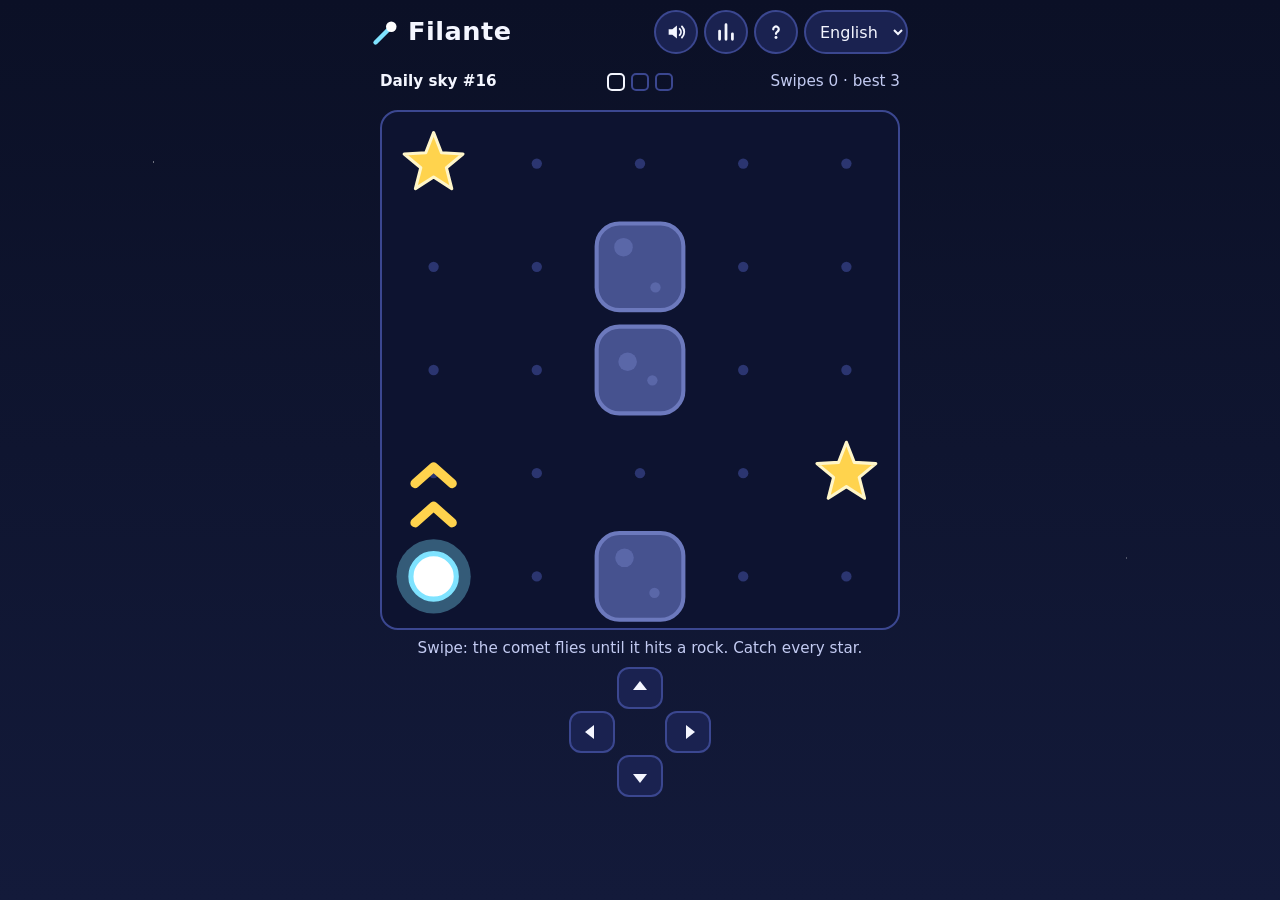
<file: index.html>
<!doctype html>
<html lang="fr" dir="ltr">
<head>
<meta charset="utf-8">
<meta name="viewport" content="width=device-width, initial-scale=1, viewport-fit=cover">
<title>Filante</title>
<meta name="description" content="Filante : glisse la comète, attrape toutes les étoiles. Trois ciels par jour, les mêmes pour le monde entier. Gratuit, sans publicité, sans compte.">
<meta name="theme-color" content="#0b1026">
<meta name="color-scheme" content="dark">
<meta property="og:title" content="Filante"><meta property="og:type" content="website"><meta property="og:url" content="https://infoneton-hash.github.io/filante/"><meta property="og:image" content="https://infoneton-hash.github.io/filante/partage.png"><meta name="twitter:card" content="summary_large_image">
<link rel="manifest" href="manifest.webmanifest">
<link rel="icon" href="icon.svg" type="image/svg+xml">
<link rel="apple-touch-icon" href="icon-192.png">
<link rel="stylesheet" href="style.css">
</head>
<body>
<div id="app">
  <header class="haut">
    <h1 class="titre"><svg class="logo" viewBox="0 0 32 32" aria-hidden="true"><path d="M4 28 20 12" stroke="var(--trainee)" stroke-width="5" stroke-linecap="round"/><circle cx="22" cy="10" r="6" fill="var(--comete)"/></svg><span>Filante</span></h1>
    <div class="outils">
      <button id="b-son" class="rond" type="button" aria-pressed="true"><svg viewBox="0 0 24 24" aria-hidden="true"><path d="M4 9v6h4l5 4V5L8 9z" fill="currentColor"/><path class="ondes" d="M16 8.5a5 5 0 0 1 0 7M18.5 6a8.5 8.5 0 0 1 0 12" fill="none" stroke="currentColor" stroke-width="2" stroke-linecap="round"/><path class="barre" d="M16 9l6 6M22 9l-6 6" fill="none" stroke="currentColor" stroke-width="2" stroke-linecap="round"/></svg></button>
      <button id="b-stats" class="rond" type="button"><svg viewBox="0 0 24 24" aria-hidden="true"><path d="M5 20V11M12 20V4M19 20v-6" fill="none" stroke="currentColor" stroke-width="3" stroke-linecap="round"/></svg></button>
      <button id="b-aide" class="rond" type="button"><svg viewBox="0 0 24 24" aria-hidden="true"><path d="M9 9a3 3 0 1 1 4.5 2.6c-.9.6-1.5 1.2-1.5 2.4" fill="none" stroke="currentColor" stroke-width="2.5" stroke-linecap="round"/><circle cx="12" cy="18" r="1.6" fill="currentColor"/></svg></button>
      <select id="langue" class="langue"></select>
    </div>
  </header>

  <main>
    <div class="bandeau">
      <div class="mode"><span id="t-mode"></span></div>
      <ol class="etapes" id="etapes" aria-hidden="true"><li></li><li></li><li></li></ol>
      <div class="compteur"><span id="t-coups"></span></div>
    </div>

    <div class="plateau-cadre">
      <svg id="plateau" class="plateau" role="img" tabindex="0" focusable="true"></svg>
      <div id="fin-ciel" class="fin-ciel" hidden>
        <p id="t-fin-ciel" class="fin-ligne"></p>
        <button id="b-suivant" class="plein" type="button"></button>
      </div>
    </div>
    <p id="astuce" class="astuce"></p>

    <div class="commandes">
      <div class="croix" role="group" id="croix">
        <button type="button" data-dir="U" class="fleche haut-f"><svg viewBox="0 0 24 24" aria-hidden="true"><path d="M12 5l7 9H5z" fill="currentColor"/></svg></button>
        <button type="button" data-dir="L" class="fleche gauche-f"><svg viewBox="0 0 24 24" aria-hidden="true"><path d="M5 12l9-7v14z" fill="currentColor"/></svg></button>
        <button type="button" data-dir="R" class="fleche droite-f"><svg viewBox="0 0 24 24" aria-hidden="true"><path d="M19 12l-9 7V5z" fill="currentColor"/></svg></button>
        <button type="button" data-dir="D" class="fleche bas-f"><svg viewBox="0 0 24 24" aria-hidden="true"><path d="M12 19l-7-9h14z" fill="currentColor"/></svg></button>
      </div>
      <div class="libre" id="libre" hidden>
        <button id="b-annuler" class="creux" type="button"></button>
        <button id="b-nouveau" class="creux" type="button"></button>
        <button id="b-retour" class="creux" type="button"></button>
      </div>
    </div>
    <p id="annonce" class="invisible" aria-live="polite"></p>
  </main>
</div>

<dialog id="d-resultat" class="boite">
  <h2 id="t-res-titre"></h2>
  <p class="carres" id="res-carres" aria-hidden="true"></p>
  <p class="grand" id="res-score"></p>
  <p id="res-detail" class="doux"></p>
  <dl class="chiffres">
    <div><dt id="l-serie"></dt><dd id="v-serie"></dd></div>
    <div><dt id="l-record"></dt><dd id="v-record"></dd></div>
    <div><dt id="l-joues"></dt><dd id="v-joues"></dd></div>
    <div><dt id="l-parfaits"></dt><dd id="v-parfaits"></dd></div>
  </dl>
  <p class="doux" id="res-prochain"></p>
  <div class="boutons">
    <button id="b-partager" class="plein" type="button"></button>
    <button id="b-entrainer" class="creux" type="button"></button>
    <button id="b-fermer-res" class="creux" type="button"></button>
  </div>
  <textarea id="zone-partage" class="zone-partage" readonly hidden rows="3"></textarea>
  <p id="t-copie" class="doux" role="status"></p>
</dialog>

<dialog id="d-aide" class="boite">
  <h2 id="t-aide-titre"></h2>
  <ol class="regles">
    <li id="t-regle1"></li>
    <li id="t-regle2"></li>
    <li id="t-regle3"></li>
  </ol>
  <p class="legende"><span class="pastille n0"></span> <span id="t-leg0"></span><br><span class="pastille n1"></span> <span id="t-leg1"></span><br><span class="pastille n2"></span> <span id="t-leg2"></span></p>
  <p class="doux" id="t-prive"></p>
  <p class="doux"><a id="t-legal" class="lien" href="mentions.html"></a></p>
  <div class="boutons"><button id="b-fermer-aide" class="plein" type="button"></button></div>
</dialog>

<script src="logique.js"></script>
<script src="textes.js"></script>
<script src="app.js"></script>
</body>
</html>
</file>
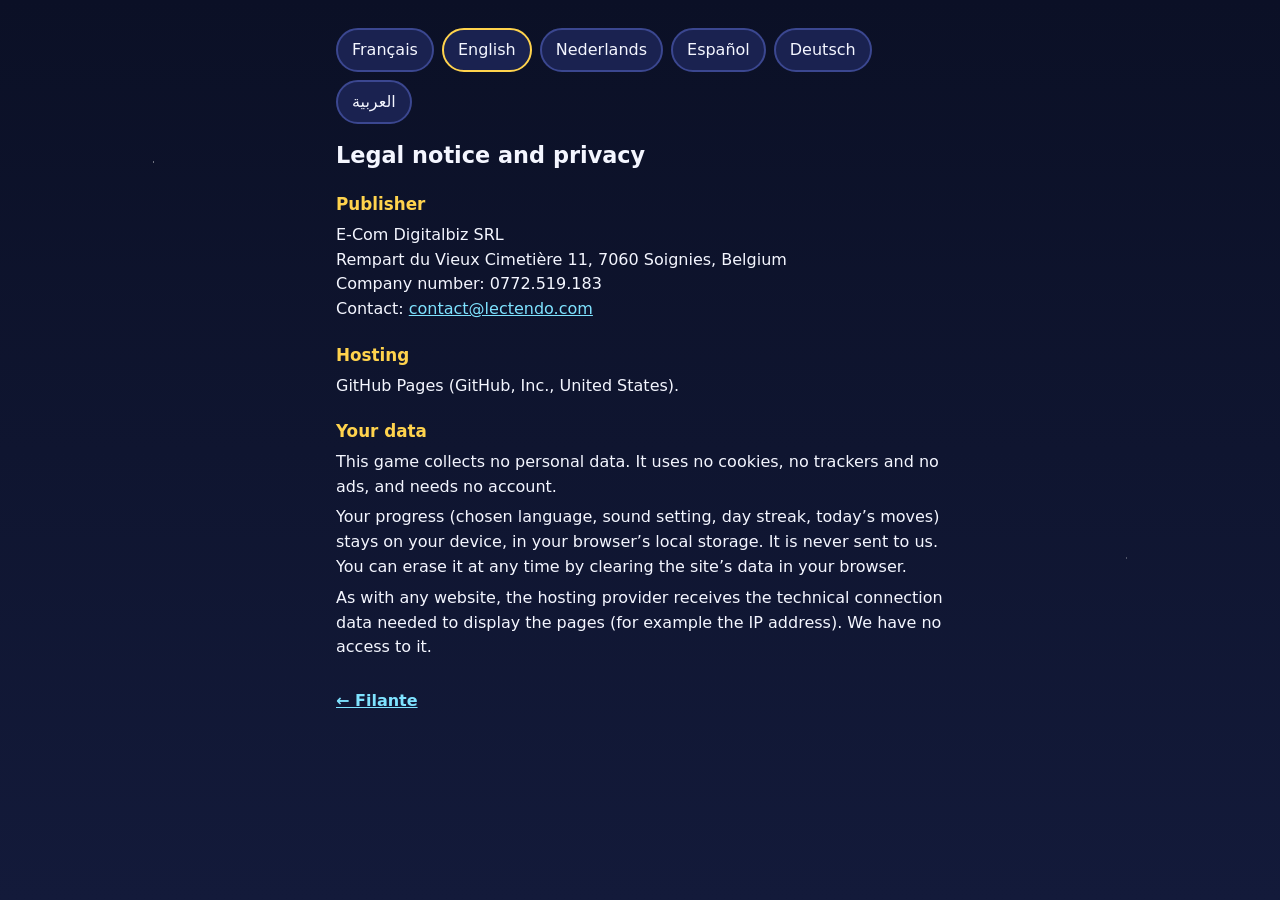
<file: mentions.html>
<!doctype html>
<html lang="fr" dir="ltr">
<head>
<meta charset="utf-8">
<meta name="viewport" content="width=device-width, initial-scale=1">
<title>Filante — Mentions légales et confidentialité</title>
<meta name="theme-color" content="#0b1026">
<meta name="color-scheme" content="dark">
<link rel="icon" href="icon.svg" type="image/svg+xml">
<link rel="stylesheet" href="style.css">
<style>
  body { overflow: auto; }
  .page { max-width: 640px; margin: 0 auto; padding: 20px 16px 40px; }
  .page h1 { font-size: 1.4rem; margin: 16px 0 8px; }
  .page h2 { font-size: 1.05rem; margin: 22px 0 6px; color: var(--accent); }
  .page p, .page address { margin: 6px 0; font-style: normal; line-height: 1.55; }
  .page a { color: var(--halo); }
  .page nav { display: flex; flex-wrap: wrap; gap: 8px; margin: 8px 0 4px; }
  .page nav button { min-height: 44px; padding: 0 14px; border-radius: 22px; border: 2px solid var(--trait); background: var(--carte); }
  .page nav button[aria-pressed="true"] { border-color: var(--accent); }
  .page section[hidden] { display: none; }
  .retour { display: inline-block; margin-top: 24px; font-weight: 700; }
</style>
</head>
<body>
<div class="page">
  <nav id="langues" aria-label="Langue / Language"></nav>

  <section lang="fr" dir="ltr">
    <h1>Mentions légales et confidentialité</h1>
    <h2>Éditeur</h2>
    <address>E-Com Digitalbiz SRL<br>Rempart du Vieux Cimetière 11, 7060 Soignies, Belgique<br>Numéro d’entreprise : 0772.519.183<br>Contact : <a href="mailto:contact@lectendo.com">contact@lectendo.com</a></address>
    <h2>Hébergeur</h2>
    <p>GitHub Pages (GitHub, Inc., États-Unis).</p>
    <h2>Tes données</h2>
    <p>Ce jeu ne collecte aucune donnée personnelle. Il n’utilise ni cookie, ni traceur, ni publicité, et ne demande aucun compte.</p>
    <p>Ta progression (langue choisie, réglage du son, série de jours, coups du jour) reste sur ton appareil, dans la mémoire locale de ton navigateur. Elle ne nous est jamais envoyée. Tu peux l’effacer à tout moment en effaçant les données du site dans ton navigateur.</p>
    <p>Comme pour tout site, l’hébergeur reçoit les données techniques de connexion nécessaires pour afficher les pages (par exemple l’adresse IP). Nous n’y avons pas accès.</p>
    <a class="retour" href="./">← Filante</a>
  </section>

  <section lang="en" dir="ltr" hidden>
    <h1>Legal notice and privacy</h1>
    <h2>Publisher</h2>
    <address>E-Com Digitalbiz SRL<br>Rempart du Vieux Cimetière 11, 7060 Soignies, Belgium<br>Company number: 0772.519.183<br>Contact: <a href="mailto:contact@lectendo.com">contact@lectendo.com</a></address>
    <h2>Hosting</h2>
    <p>GitHub Pages (GitHub, Inc., United States).</p>
    <h2>Your data</h2>
    <p>This game collects no personal data. It uses no cookies, no trackers and no ads, and needs no account.</p>
    <p>Your progress (chosen language, sound setting, day streak, today’s moves) stays on your device, in your browser’s local storage. It is never sent to us. You can erase it at any time by clearing the site’s data in your browser.</p>
    <p>As with any website, the hosting provider receives the technical connection data needed to display the pages (for example the IP address). We have no access to it.</p>
    <a class="retour" href="./">← Filante</a>
  </section>

  <section lang="nl" dir="ltr" hidden>
    <h1>Wettelijke vermeldingen en privacy</h1>
    <h2>Uitgever</h2>
    <address>E-Com Digitalbiz SRL<br>Rempart du Vieux Cimetière 11, 7060 Soignies, België<br>Ondernemingsnummer: 0772.519.183<br>Contact: <a href="mailto:contact@lectendo.com">contact@lectendo.com</a></address>
    <h2>Hosting</h2>
    <p>GitHub Pages (GitHub, Inc., Verenigde Staten).</p>
    <h2>Jouw gegevens</h2>
    <p>Dit spel verzamelt geen persoonsgegevens. Het gebruikt geen cookies, geen trackers en geen reclame, en vraagt geen account.</p>
    <p>Je voortgang (gekozen taal, geluidsinstelling, dagen op rij, zetten van vandaag) blijft op je toestel, in de lokale opslag van je browser. Die wordt nooit naar ons gestuurd. Je kunt ze op elk moment wissen door de gegevens van de site in je browser te wissen.</p>
    <p>Zoals bij elke website ontvangt de hostingprovider de technische verbindingsgegevens die nodig zijn om de pagina’s te tonen (bijvoorbeeld het IP-adres). Wij hebben daar geen toegang toe.</p>
    <a class="retour" href="./">← Filante</a>
  </section>

  <section lang="es" dir="ltr" hidden>
    <h1>Aviso legal y privacidad</h1>
    <h2>Editor</h2>
    <address>E-Com Digitalbiz SRL<br>Rempart du Vieux Cimetière 11, 7060 Soignies, Bélgica<br>Número de empresa: 0772.519.183<br>Contacto: <a href="mailto:contact@lectendo.com">contact@lectendo.com</a></address>
    <h2>Alojamiento</h2>
    <p>GitHub Pages (GitHub, Inc., Estados Unidos).</p>
    <h2>Tus datos</h2>
    <p>Este juego no recoge ningún dato personal. No usa cookies, ni rastreadores, ni publicidad, y no pide ninguna cuenta.</p>
    <p>Tu progreso (idioma elegido, ajuste del sonido, racha de días, movimientos del día) se queda en tu dispositivo, en el almacenamiento local de tu navegador. Nunca se nos envía. Puedes borrarlo en cualquier momento borrando los datos del sitio en tu navegador.</p>
    <p>Como en cualquier sitio web, el proveedor de alojamiento recibe los datos técnicos de conexión necesarios para mostrar las páginas (por ejemplo, la dirección IP). Nosotros no tenemos acceso a ellos.</p>
    <a class="retour" href="./">← Filante</a>
  </section>

  <section lang="de" dir="ltr" hidden>
    <h1>Impressum und Datenschutz</h1>
    <h2>Herausgeber</h2>
    <address>E-Com Digitalbiz SRL<br>Rempart du Vieux Cimetière 11, 7060 Soignies, Belgien<br>Unternehmensnummer: 0772.519.183<br>Kontakt: <a href="mailto:contact@lectendo.com">contact@lectendo.com</a></address>
    <h2>Hosting</h2>
    <p>GitHub Pages (GitHub, Inc., USA).</p>
    <h2>Deine Daten</h2>
    <p>Dieses Spiel erhebt keine personenbezogenen Daten. Es verwendet keine Cookies, keine Tracker und keine Werbung und verlangt kein Konto.</p>
    <p>Dein Fortschritt (gewählte Sprache, Toneinstellung, Tage in Folge, Züge des Tages) bleibt auf deinem Gerät, im lokalen Speicher deines Browsers. Er wird nie an uns gesendet. Du kannst ihn jederzeit löschen, indem du die Daten der Website in deinem Browser löschst.</p>
    <p>Wie bei jeder Website erhält der Hosting-Anbieter die technischen Verbindungsdaten, die zum Anzeigen der Seiten nötig sind (zum Beispiel die IP-Adresse). Wir haben darauf keinen Zugriff.</p>
    <a class="retour" href="./">← Filante</a>
  </section>

  <section lang="ar" dir="rtl" hidden>
    <h1>البيانات القانونية والخصوصية</h1>
    <h2>الناشر</h2>
    <address><span dir="ltr">E-Com Digitalbiz SRL</span><br><span dir="ltr">Rempart du Vieux Cimetière 11, 7060 Soignies</span>، بلجيكا<br>رقم الشركة: <span dir="ltr">0772.519.183</span><br>للتواصل: <a href="mailto:contact@lectendo.com" dir="ltr">contact@lectendo.com</a></address>
    <h2>الاستضافة</h2>
    <p><span dir="ltr">GitHub Pages (GitHub, Inc.)</span>، الولايات المتحدة.</p>
    <h2>بياناتك</h2>
    <p>هذه اللعبة لا تجمع أي بيانات شخصية. لا تستعمل ملفات تعريف الارتباط ولا أدوات تتبّع ولا إعلانات، ولا تطلب أي حساب.</p>
    <p>تقدّمك (اللغة المختارة، إعداد الصوت، سلسلة الأيام، حركات اليوم) يبقى على جهازك، في التخزين المحلي لمتصفحك. لا يُرسَل إلينا أبدًا. يمكنك مسحه في أي وقت بمسح بيانات الموقع في متصفحك.</p>
    <p>كما في أي موقع، يتلقى مزوّد الاستضافة بيانات الاتصال التقنية اللازمة لعرض الصفحات (مثل عنوان IP). ولا نملك نحن حق الوصول إليها.</p>
    <a class="retour" href="./">← Filante</a>
  </section>
</div>
<script>
(function () {
  var noms = { fr: 'Français', en: 'English', nl: 'Nederlands', es: 'Español', de: 'Deutsch', ar: 'العربية' };
  var choix = 'en';
  try { choix = (JSON.parse(localStorage.getItem('filante.v1') || '{}').langue) || ''; } catch (e) { choix = ''; }
  if (!noms[choix]) { choix = (navigator.language || 'en').slice(0, 2).toLowerCase(); }
  if (!noms[choix]) { choix = 'en'; }
  var nav = document.getElementById('langues');
  function montrer(l) {
    document.querySelectorAll('.page section').forEach(function (s) { s.hidden = s.lang !== l; });
    document.documentElement.lang = l;
    document.documentElement.dir = l === 'ar' ? 'rtl' : 'ltr';
    nav.querySelectorAll('button').forEach(function (b) { b.setAttribute('aria-pressed', String(b.dataset.l === l)); });
  }
  Object.keys(noms).forEach(function (l) {
    var b = document.createElement('button');
    b.type = 'button'; b.dataset.l = l; b.lang = l; b.textContent = noms[l];
    b.addEventListener('click', function () { montrer(l); });
    nav.appendChild(b);
  });
  montrer(choix);
})();
</script>
</body>
</html>
</file>
<file: style.css>
/* Filante — tout est dessiné ici ou en SVG : aucune image, aucune police extérieure. */
:root {
  --fond: #0b1026;
  --fond2: #131a3a;
  --carte: #1a2250;
  --trait: #3b4790;
  --texte: #f4f6ff;
  --doux: #c3cbf2;
  --rocher: #46528f;
  --rocher-haut: #6c79bd;
  --point: #2b3570;
  --etoile: #ffd34d;
  --comete: #ffffff;
  --halo: #7fe3ff;
  --trainee: #7fe3ff;
  --accent: #ffd34d;
  --sur-accent: #1b1400;
  --vert: #4ccb6b;
  --jaune: #f2c230;
  --orange: #f08a2e;
  --cote: max(220px, min(100vw - 24px, 100dvh - 318px, 520px));
}
@media (prefers-contrast: more) {
  :root {
    --fond: #000; --fond2: #000; --carte: #000; --trait: #fff; --texte: #fff; --doux: #fff;
    --rocher: #fff; --rocher-haut: #fff; --point: #777; --etoile: #ffe600; --halo: #00e5ff; --trainee: #00e5ff;
  }
}
* { box-sizing: border-box; }
html, body { margin: 0; height: 100%; }
body {
  background: var(--fond);
  background-image:
    radial-gradient(1.5px 1.5px at 12% 18%, #ffffff66 50%, transparent 51%),
    radial-gradient(1px 1px at 78% 9%, #ffffff55 50%, transparent 51%),
    radial-gradient(1.5px 1.5px at 88% 62%, #ffffff44 50%, transparent 51%),
    radial-gradient(1px 1px at 6% 71%, #ffffff55 50%, transparent 51%),
    radial-gradient(1px 1px at 40% 93%, #ffffff44 50%, transparent 51%),
    linear-gradient(180deg, var(--fond) 0%, var(--fond2) 100%);
  background-attachment: fixed;
  color: var(--texte);
  font: 16px/1.4 system-ui, -apple-system, "Segoe UI", Roboto, "Noto Sans", "Noto Sans Arabic", sans-serif;
  -webkit-tap-highlight-color: transparent;
  overscroll-behavior: none;
}
#app {
  max-width: 560px; margin: 0 auto; min-height: 100%;
  padding: max(8px, env(safe-area-inset-top)) 12px max(10px, env(safe-area-inset-bottom));
  display: flex; flex-direction: column;
}
.haut { display: flex; align-items: center; justify-content: space-between; gap: 8px; min-height: 48px; }
.titre { margin: 0; font-size: 1.35rem; font-weight: 800; letter-spacing: .02em; display: flex; align-items: center; gap: 8px; }
.logo { width: 28px; height: 28px; flex: none; }
.outils { display: flex; align-items: center; gap: 6px; }
button, select { font: inherit; color: inherit; }
button { cursor: pointer; touch-action: manipulation; }
.rond {
  width: 44px; height: 44px; border-radius: 50%; border: 2px solid var(--trait); background: var(--carte);
  display: grid; place-items: center; padding: 0;
}
.rond svg { width: 22px; height: 22px; }
#b-son[aria-pressed="true"] .barre, #b-son[aria-pressed="false"] .ondes { display: none; }
.langue {
  height: 44px; max-width: 104px; min-width: 0; text-overflow: ellipsis; border-radius: 22px; border: 2px solid var(--trait); background: var(--carte); padding: 0 10px;
}
:focus-visible { outline: 3px solid var(--accent); outline-offset: 2px; }

main { user-select: none; -webkit-user-select: none; flex: 1; display: flex; flex-direction: column; align-items: center; gap: 8px; padding-top: 6px; }
.bandeau { width: min(100vw - 24px, max(var(--cote), 380px)); white-space: nowrap; display: grid; grid-template-columns: 1fr auto 1fr; align-items: center; gap: 8px; min-height: 40px; }
.mode { font-weight: 700; font-size: .95rem; }
.compteur { text-align: end; font-size: .95rem; font-variant-numeric: tabular-nums; color: var(--doux); }
.etapes { list-style: none; display: flex; gap: 6px; margin: 0; padding: 0; direction: ltr; }
.etapes li { width: 18px; height: 18px; border-radius: 5px; border: 2px solid var(--trait); background: transparent; }
.etapes li.ici { border-color: var(--texte); }
.etapes li.n0 { background: var(--vert); border-color: var(--vert); }
.etapes li.n1 { background: var(--jaune); border-color: var(--jaune); }
.etapes li.n2 { background: var(--orange); border-color: var(--orange); }

.plateau-cadre { position: relative; width: var(--cote); height: var(--cote); direction: ltr; touch-action: none; user-select: none; -webkit-user-select: none; }
.plateau { width: 100%; height: 100%; display: block; border-radius: 18px; background: #0d1330; border: 2px solid var(--trait); forced-color-adjust: none; cursor: pointer; }
.plateau .point { fill: var(--point); }
.plateau .rocher { fill: var(--rocher); stroke: var(--rocher-haut); stroke-width: 4; }
.plateau .cratere { fill: var(--rocher-haut); opacity: .55; }
.plateau .trainee { fill: none; stroke: var(--trainee); stroke-width: 10; stroke-linecap: round; stroke-linejoin: round; opacity: .32; }
.plateau .etoile { fill: var(--etoile); stroke: #fff6c9; stroke-width: 3; stroke-linejoin: round; transform-box: fill-box; transform-origin: center; transition: transform .35s ease-out, opacity .35s ease-out; }
.plateau .etoile.prise { transform: scale(2.2) rotate(72deg); opacity: 0; }
.plateau .halo { fill: var(--halo); opacity: .35; }
.plateau .noyau { fill: var(--comete); stroke: var(--halo); stroke-width: 5; }
.plateau #comete { transition-property: transform; transition-timing-function: linear; }
.plateau .indice { fill: none; stroke: var(--accent); stroke-width: 9; stroke-linecap: round; stroke-linejoin: round; animation: indice 1.1s ease-in-out infinite; }
@keyframes indice { 0% { opacity: .15; } 50% { opacity: 1; } 100% { opacity: .15; } }
.plateau.bute-U { animation: bU .16s; } .plateau.bute-D { animation: bD .16s; }
.plateau.bute-L { animation: bL .16s; } .plateau.bute-R { animation: bR .16s; }
@keyframes bU { 50% { transform: translateY(-5px); } } @keyframes bD { 50% { transform: translateY(5px); } }
@keyframes bL { 50% { transform: translateX(-5px); } } @keyframes bR { 50% { transform: translateX(5px); } }

.fin-ciel {
  position: absolute; inset-inline: 10px; bottom: 10px; background: #0b1026f2; border: 2px solid var(--accent); border-radius: 16px;
  padding: 10px 12px; display: flex; align-items: center; justify-content: space-between; gap: 10px; flex-wrap: wrap; direction: inherit;
}
.fin-ciel[hidden] { display: none; }
.fin-ligne { margin: 0; font-weight: 700; font-variant-numeric: tabular-nums; }
.astuce { width: var(--cote); margin: 0; text-align: center; color: var(--doux); font-size: .95rem; min-height: 1.4em; }
.astuce:empty { display: none; }

.plein, .creux { min-height: 48px; padding: 0 20px; border-radius: 24px; font-weight: 800; border: 2px solid var(--accent); }
.plein { background: var(--accent); color: var(--sur-accent); }
.creux { background: transparent; color: var(--texte); border-color: var(--trait); }

.commandes { width: var(--cote); display: flex; flex-direction: column; align-items: center; gap: 8px; }
.croix { display: grid; grid-template-columns: repeat(3, 46px); grid-template-rows: repeat(3, 42px); gap: 2px; direction: ltr; }
.fleche { border: 2px solid var(--trait); background: var(--carte); border-radius: 12px; display: grid; place-items: center; padding: 0; }
.fleche svg { width: 24px; height: 24px; }
.fleche:active { background: var(--trait); }
.haut-f { grid-area: 1 / 2; } .gauche-f { grid-area: 2 / 1; } .droite-f { grid-area: 2 / 3; } .bas-f { grid-area: 3 / 2; }
.libre { display: flex; flex-wrap: wrap; justify-content: center; gap: 8px; }
.libre[hidden] { display: none; }
.libre .creux { min-height: 44px; padding: 0 12px; font-weight: 700; font-size: .9rem; }
body.mode-libre { --cote: max(220px, min(100vw - 24px, 100dvh - 374px, 520px)); }
.invisible { position: absolute; width: 1px; height: 1px; overflow: hidden; clip-path: inset(50%); white-space: nowrap; }

.boite {
  border: 2px solid var(--trait); border-radius: 20px; background: var(--fond2); color: var(--texte);
  width: min(92vw, 420px); max-height: 92dvh; padding: 20px; text-align: center;
}
.boite::backdrop { background: #000a; }
.boite h2 { margin: 0 0 8px; font-size: 1.25rem; }
.carres { display: flex; justify-content: center; gap: 10px; margin: 10px 0; direction: ltr; }
.carres span { width: 46px; height: 46px; border-radius: 12px; }
.carres .n0 { background: var(--vert); } .carres .n1 { background: var(--jaune); } .carres .n2 { background: var(--orange); }
.carres:empty, .grand:empty, #res-detail:empty, #res-prochain:empty, #t-copie:empty { display: none; }
.grand { font-size: 1.2rem; font-weight: 800; margin: 4px 0; font-variant-numeric: tabular-nums; }
.doux { color: var(--doux); margin: 6px 0; font-size: .95rem; }
.chiffres { display: grid; grid-template-columns: repeat(4, 1fr); gap: 6px; margin: 14px 0; }
.chiffres div { background: var(--carte); border-radius: 12px; padding: 8px 2px; display: flex; flex-direction: column-reverse; }
.chiffres dt { font-size: .72rem; color: var(--doux); line-height: 1.2; }
.chiffres dd { margin: 0; font-size: 1.5rem; font-weight: 800; font-variant-numeric: tabular-nums; }
.boutons { display: flex; flex-wrap: wrap; justify-content: center; gap: 8px; margin-top: 12px; }
.zone-partage { width: 100%; margin-top: 10px; background: var(--carte); color: var(--texte); border: 2px solid var(--trait); border-radius: 10px; padding: 8px; font: inherit; direction: ltr; }
.zone-partage[hidden] { display: none; }
.regles { text-align: start; padding-inline-start: 1.3em; margin: 8px 0; }
.regles li { margin: 6px 0; }
.legende { text-align: start; line-height: 1.9; margin: 10px 0; }

@media (max-width: 400px) {
  .logo { display: none; }
  .outils { gap: 4px; }
}
@media (max-height: 640px) {
  .croix { grid-template-rows: repeat(3, 34px); }
  .titre { font-size: 1.15rem; }
}
@media (min-width: 900px) and (min-height: 760px) {
  :root { --cote: min(520px, 100dvh - 340px); }
  body.mode-libre { --cote: min(520px, 100dvh - 396px); }
  .titre { font-size: 1.6rem; }
}
@media (prefers-reduced-motion: reduce) {
  *, *::before, *::after { animation: none !important; transition: none !important; }
  .plateau .indice { opacity: 1; }
}

.pastille { display: inline-block; width: 18px; height: 18px; border-radius: 5px; vertical-align: -3px; margin-inline-end: 4px; }
.pastille.n0 { background: var(--vert); } .pastille.n1 { background: var(--jaune); } .pastille.n2 { background: var(--orange); }
.lien { color: var(--halo); }
</file>
